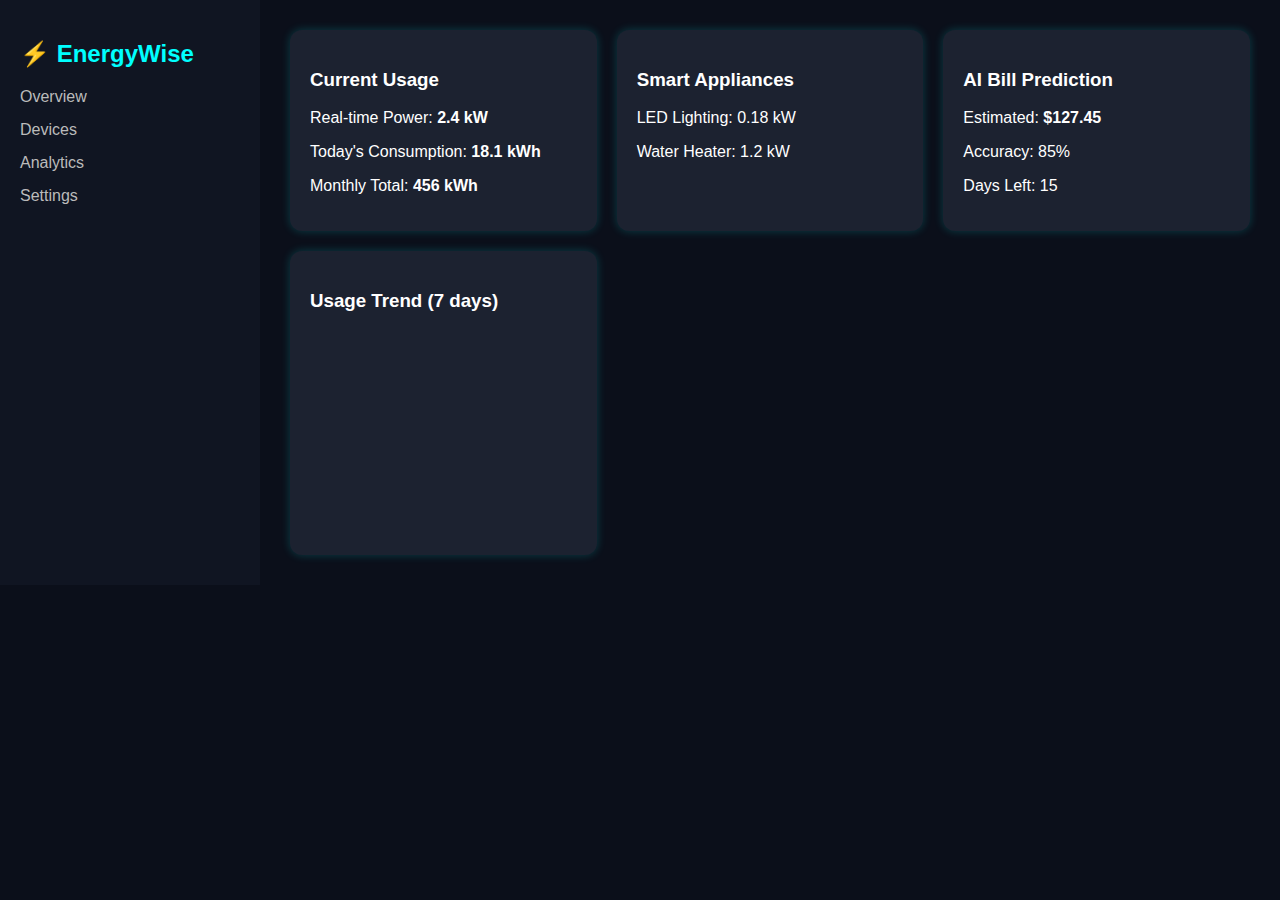
<file: 404 dashboard/index.html>
<!DOCTYPE html>
<html lang="en">
<head>
  <meta charset="UTF-8" />
  <meta name="viewport" content="width=device-width, initial-scale=1.0"/>
  <title>EnergyWise Dashboard</title>
  <link rel="stylesheet" href="style.css" />
</head>
<body>
  <div class="sidebar">
    <h2>⚡ EnergyWise</h2>
    <ul>
      <li>Overview</li>
      <li>Devices</li>
      <li>Analytics</li>
      <li>Settings</li>
    </ul>
  </div>

  <div class="main">
    <div class="card" id="current-usage">
      <h3>Current Usage</h3>
      <p>Real-time Power: <strong>2.4 kW</strong></p>
      <p>Today's Consumption: <strong>18.1 kWh</strong></p>
      <p>Monthly Total: <strong>456 kWh</strong></p>
    </div>

    <div class="card" id="smart-appliances">
      <h3>Smart Appliances</h3>
      <p>LED Lighting: 0.18 kW</p>
      <p>Water Heater: 1.2 kW</p>
    </div>

    <div class="card" id="bill-prediction">
      <h3>AI Bill Prediction</h3>
      <p>Estimated: <strong>$127.45</strong></p>
      <p>Accuracy: 85%</p>
      <p>Days Left: 15</p>
    </div>

    <div class="card" id="usage-trend">
      <h3>Usage Trend (7 days)</h3>
      <canvas id="usageChart" width="400" height="200"></canvas>
    </div>
  </div>

  <script src="script.js"></script>
</body>
</html>
</file>
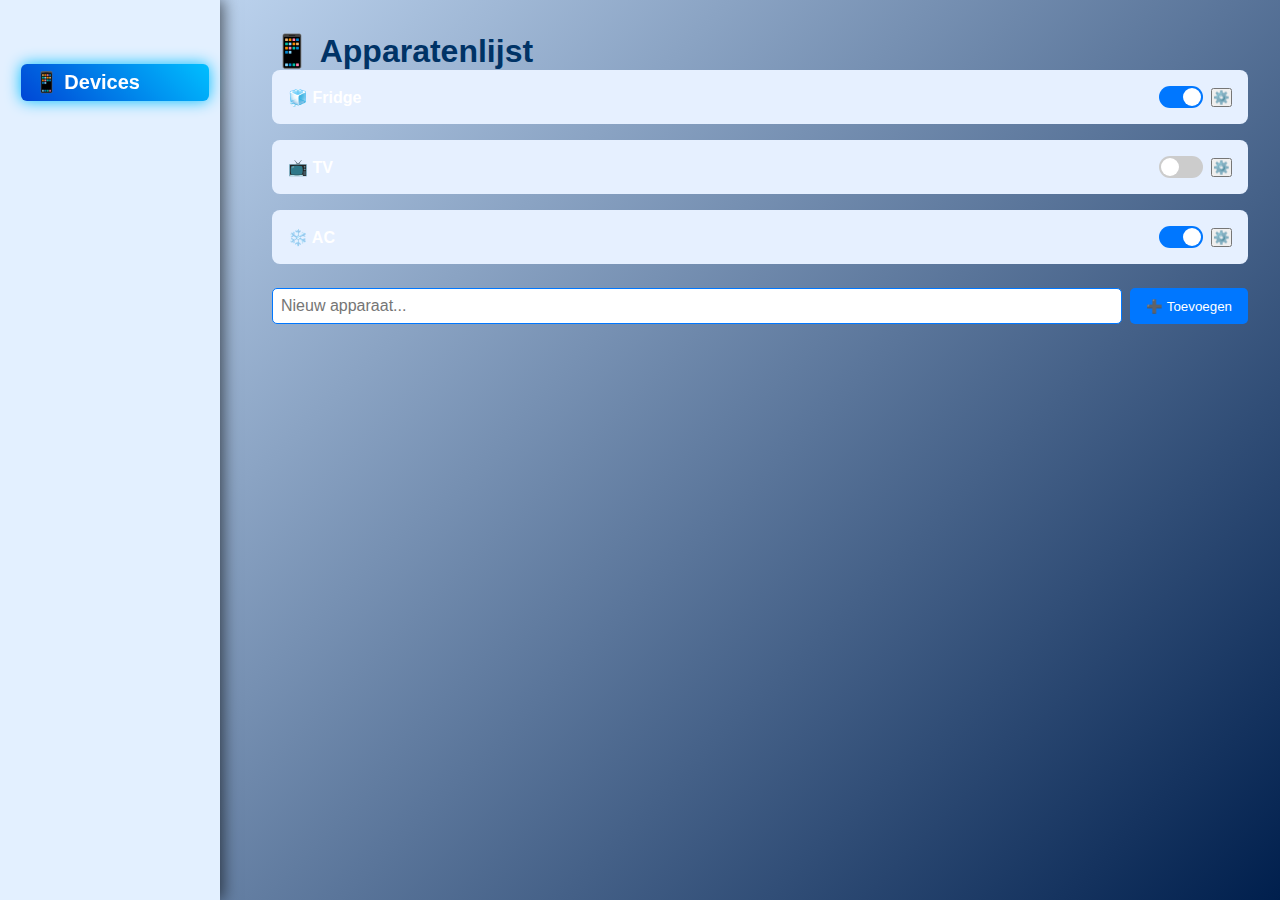
<file: devices.html>
<!DOCTYPE html>
<html lang="nl">
<head>
  <meta charset="UTF-8" />
  <meta name="viewport" content="width=device-width, initial-scale=1" />
  <title>📱 Devices - 404 Find Us</title>
  <link rel="stylesheet" href="style.css" />
  <style>
    body {
      margin: 0;
      font-family: sans-serif;
      background-color: #f8fbff;
    }

    aside.sidebar {
      width: 220px;
      position: fixed;
      height: 100vh;
      padding: 1rem;
      background: #e3f0ff;
    }

    .sidebar ul {
      list-style: none;
      padding-left: 0;
    }

    .sidebar ul li {
      margin-bottom: 0.7rem;
    }

    .sidebar ul li a {
      color: #0077cc;
      text-decoration: none;
      font-weight: bold;
      display: block;
      padding: 0.4rem 0.8rem;
      border-radius: 6px;
    }

    .sidebar ul li a.active {
      background-color: #0077cc;
      color: white;
    }

    main {
      margin-left: 240px;
      padding: 2rem;
    }

    h1 {
      color: #003366;
    }

    .device-card {
      background-color: #e6f0ff;
      border-radius: 8px;
      padding: 1rem;
      margin-bottom: 1rem;
      display: flex;
      justify-content: space-between;
      align-items: center;
      font-weight: bold;
    }

    .switch {
      position: relative;
      display: inline-block;
      width: 44px;
      height: 22px;
    }

    .switch input {
      opacity: 0;
      width: 0;
      height: 0;
    }

    .slider {
      position: absolute;
      cursor: pointer;
      top: 0;
      left: 0;
      right: 0;
      bottom: 0;
      background-color: #ccc;
      border-radius: 34px;
      transition: .4s;
    }

    .slider:before {
      position: absolute;
      content: "";
      height: 18px;
      width: 18px;
      left: 2px;
      bottom: 2px;
      background-color: white;
      border-radius: 50%;
      transition: .4s;
    }

    input:checked + .slider {
      background-color: #0077ff;
    }

    input:checked + .slider:before {
      transform: translateX(22px);
    }

    #addDeviceForm {
      display: flex;
      gap: 0.5rem;
      margin-top: 1.5rem;
    }

    #addDeviceForm input {
      flex: 1;
      padding: 0.5rem;
      border: 1px solid #0077ff;
      border-radius: 5px;
      font-size: 1rem;
    }

    #addDeviceForm button {
      padding: 0.5rem 1rem;
      background-color: #0077ff;
      color: white;
      border: none;
      border-radius: 5px;
      cursor: pointer;
    }

    #addDeviceForm button:hover {
      background-color: #005fcc;
    }

    /* Apparatenlijst item */
.device-item {
  background-color: #e6f2ff; /* Lichtblauw */
  padding: 12px 16px;
  margin-bottom: 10px;
  border-radius: 10px;
  display: flex;
  justify-content: space-between;
  align-items: center;
  color: #003366;
  box-shadow: 0 2px 6px rgba(0,0,0,0.05);
}

/* Tekstinvoer */
.device-item input[type="text"] {
  background-color: #f0f7ff;
  color: #003366;
  border: 1px solid #99c2ff;
  padding: 6px;
  border-radius: 6px;
  margin-right: 8px;
}

/* Knoppen */
.device-item button {
  background-color: #cce0ff;
  border: none;
  padding: 6px 10px;
  border-radius: 6px;
  cursor: pointer;
  color: #003366;
}

.device-item button:hover {
  background-color: #b3d1ff;
}

  </style>
</head>
<body>

  <aside class="sidebar">
    <ul>
      
      <li><a href="devices.html" class="active">📱 Devices</a></li>
      
    </ul>
  </aside>

  <main>
    <h1>📱 Apparatenlijst</h1>

    <div id="deviceList">
      <!-- Apparaten komen hier -->
    </div>

    <form id="addDeviceForm">
      <input type="text" id="newDeviceName" placeholder="Nieuw apparaat..." required />
      <button type="submit">➕ Toevoegen</button>
    </form>
  </main>

  <script>
    const devices = [
      { name: "🧊 Fridge", isOn: true },
      { name: "📺 TV", isOn: false },
      { name: "❄️ AC", isOn: true }
    ];

    const deviceList = document.getElementById("deviceList");
    const addDeviceForm = document.getElementById("addDeviceForm");
    const newDeviceName = document.getElementById("newDeviceName");

    function renderDevices() {
      deviceList.innerHTML = "";
      devices.forEach((device, index) => {
        const div = document.createElement("div");
        div.className = "device-card";
        div.innerHTML = `
          <span>${device.name}</span>
          <label class="switch">
            <input type="checkbox" data-index="${index}" ${device.isOn ? "checked" : ""}>
            <span class="slider"></span>
          </label>
        `;
        deviceList.appendChild(div);
      });

      // Zet events op nieuwe toggles
      document.querySelectorAll(".device-card input[type='checkbox']").forEach(input => {
        input.addEventListener("change", e => {
          const i = e.target.dataset.index;
          devices[i].isOn = e.target.checked;
        });
      });
    }

    addDeviceForm.addEventListener("submit", e => {
      e.preventDefault();
      const name = newDeviceName.value.trim();
      if (!name) return alert("Vul een naam in.");
      devices.unshift({ name, isOn: false }); // nieuw bovenaan
      newDeviceName.value = "";
      renderDevices();
    });

    // Eerste keer tonen
    renderDevices();

    function renderDevices() {
  deviceList.innerHTML = "";
  devices.forEach((device, index) => {
    const div = document.createElement("div");
    div.className = "device-card";
    div.innerHTML = `
      <span>${device.name}</span>
      <div style="display: flex; gap: 0.5rem; align-items: center;">
        <label class="switch">
          <input type="checkbox" data-index="${index}" ${device.isOn ? "checked" : ""}>
          <span class="slider"></span>
        </label>
        <button class="settings-btn" data-index="${index}">⚙️</button>
      </div>
      <div class="settings-panel" id="settings-${index}" style="display:none; margin-top: 0.5rem;">
        <input type="text" value="${device.name}" id="edit-${index}" style="padding:4px; border:1px solid #ccc; border-radius:4px;" />
        <button onclick="updateDevice(${index})">Opslaan</button>
        <button onclick="removeDevice(${index})" style="color:red;">Verwijderen</button>
      </div>
    `;
    deviceList.appendChild(div);
  });

  // Event listeners
  document.querySelectorAll(".device-card input[type='checkbox']").forEach(input => {
    input.addEventListener("change", e => {
      const i = e.target.dataset.index;
      devices[i].isOn = e.target.checked;
    });
  });

  document.querySelectorAll(".settings-btn").forEach(btn => {
    btn.addEventListener("click", e => {
      const i = e.target.dataset.index;
      const panel = document.getElementById(`settings-${i}`);
      panel.style.display = panel.style.display === "none" ? "block" : "none";
    });
  });
}


  

  </script>

</body>
</html>
</file>
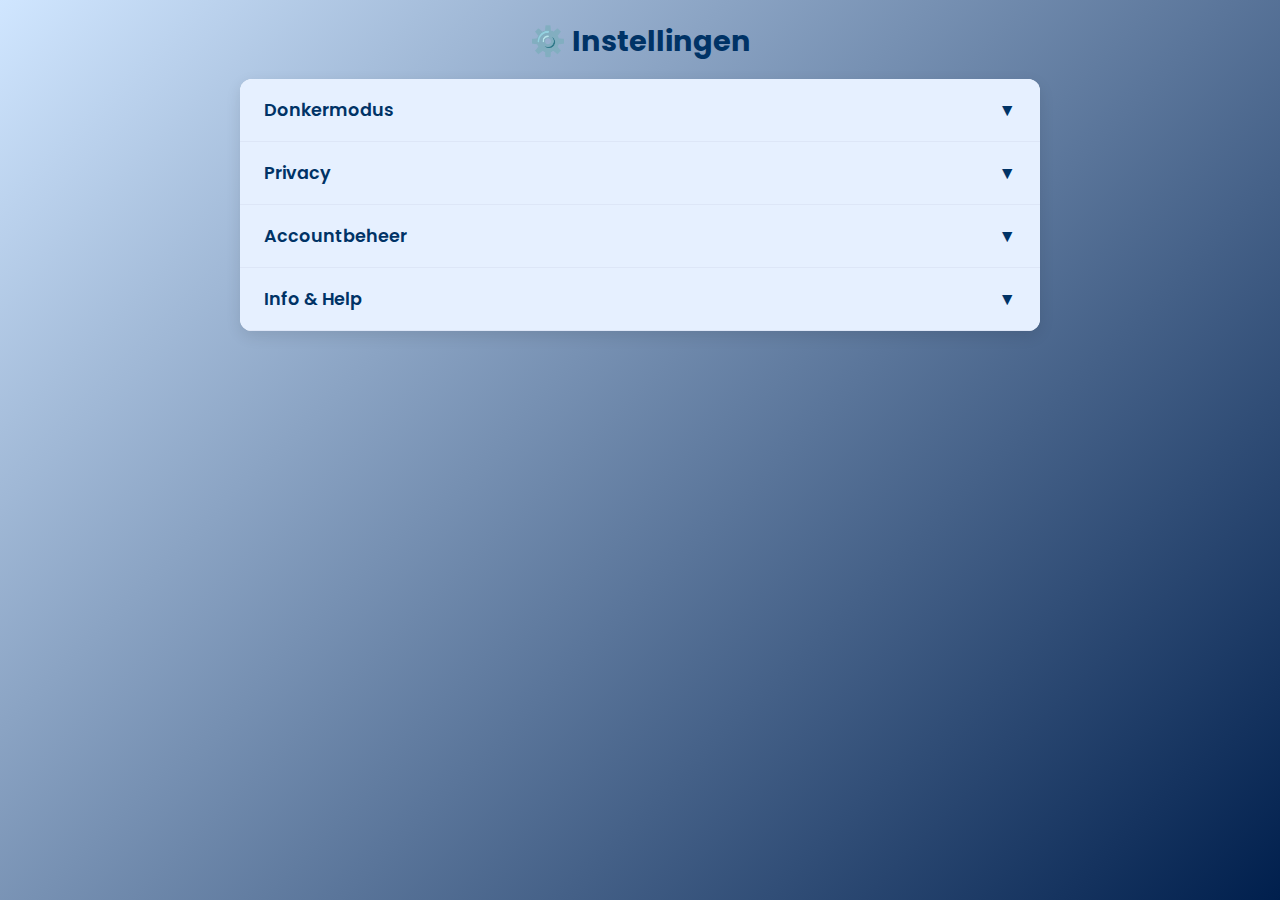
<file: settings.html>
<!DOCTYPE html>
<html lang="nl">
<head>
  <meta charset="UTF-8" />
  <meta name="viewport" content="width=device-width, initial-scale=1" />
  <title>⚙️ Settings - 404 Find Us</title>
  <link rel="stylesheet" href="style.css" />
  <style>
    body {
      font-family: 'Poppins', sans-serif;
      background-color: #f0f4ff;
      color: #003366;
      margin: 0; padding: 20px;
    }

    h1.section-title {
      font-weight: 700;
      font-size: 1.8rem;
      margin-bottom: 1rem;
      text-align: center;
    }

    .settings-section {
      max-width: 800px;
      margin: 0 auto;
      background: #fff;
      border-radius: 12px;
      box-shadow: 0 5px 15px rgba(0,0,0,0.1);
      overflow: hidden;
    }

    .setting-item {
      border-bottom: 1px solid #dde6f7;
    }

    .setting-header {
      cursor: pointer;
      padding: 18px 24px;
      background: #e6f0ff;
      display: flex;
      justify-content: space-between;
      align-items: center;
      font-weight: 600;
      font-size: 1.1rem;
      user-select: none;
    }

    .setting-header:hover {
      background: #cce0ff;
    }

    .arrow {
      transition: transform 0.3s ease;
      font-weight: 700;
    }

    .setting-content {
      max-height: 0;
      overflow: hidden;
      background: #f9fbff;
      padding: 0 24px;
      transition: max-height 0.4s ease, padding 0.4s ease;
      font-size: 0.95rem;
    }

    .setting-content.open {
      max-height: 500px; /* genoeg om te tonen */
      padding: 15px 24px 24px;
    }

    label {
      display: block;
      margin-top: 12px;
      font-weight: 500;
    }

    input[type="text"],
    input[type="password"],
    input[type="email"] {
      width: 100%;
      padding: 10px;
      margin-top: 6px;
      border: 1px solid #a9c0ff;
      border-radius: 6px;
      font-size: 1rem;
      font-family: inherit;
      box-sizing: border-box;
    }

    button {
      margin-top: 15px;
      background-color: #0051cc;
      color: white;
      border: none;
      padding: 10px 18px;
      font-weight: 600;
      border-radius: 6px;
      cursor: pointer;
      font-size: 1rem;
      transition: background-color 0.3s ease;
    }

    button:hover {
      background-color: #003d99;
    }

    /* Switch toggle */
    .switch {
      position: relative;
      display: inline-block;
      width: 48px;
      height: 26px;
      margin-top: 10px;
    }

    .switch input {
      opacity: 0;
      width: 0;
      height: 0;
    }

    .slider {
      position: absolute;
      cursor: pointer;
      top: 0; left: 0; right: 0; bottom: 0;
      background-color: #ccc;
      transition: 0.4s;
      border-radius: 26px;
    }

    .slider:before {
      position: absolute;
      content: "";
      height: 22px;
      width: 22px;
      left: 2px;
      bottom: 2px;
      background-color: white;
      transition: 0.4s;
      border-radius: 50%;
    }

    input:checked + .slider {
      background-color: #0051cc;
    }

    input:checked + .slider:before {
      transform: translateX(22px);
    }
  </style>
</head>
<body>

  <h1 class="section-title">⚙️ Instellingen</h1>

  <section class="settings-section">

    <!-- Donkermodus -->
    <div class="setting-item">
      <div class="setting-header" onclick="toggleSection(this)">
        Donkermodus
        <span class="arrow">▼</span>
      </div>
      <div class="setting-content">
        <label class="switch">
          <input type="checkbox" id="darkModeToggle">
          <span class="slider"></span>
        </label>
      </div>
    </div>

    <!-- Privacy -->
    <div class="setting-item">
      <div class="setting-header" onclick="toggleSection(this)">
        Privacy
        <span class="arrow">▼</span>
      </div>
      <div class="setting-content">
        <label>Nieuw wachtwoord</label>
        <input type="password" placeholder="Wachtwoord">

        <label>Nieuw e-mailadres</label>
        <input type="email" placeholder="E-mail">

        <button onclick="alert('Privacy-instellingen opgeslagen!')">Opslaan</button>
      </div>
    </div>

    <!-- Accountbeheer -->
    <div class="setting-item">
      <div class="setting-header" onclick="toggleSection(this)">
        Accountbeheer
        <span class="arrow">▼</span>
      </div>
      <div class="setting-content">
        <label>Nieuwe gebruikersnaam</label>
        <input type="text" placeholder="Gebruikersnaam">

        <label>Wachtwoord</label>
        <input type="password" placeholder="Wachtwoord">

        <button onclick="alert('Account toegevoegd!')">➕ Account toevoegen</button>
      </div>
    </div>

    <!-- Info & Help -->
    <div class="setting-item">
      <div class="setting-header" onclick="toggleSection(this)">
        Info & Help
        <span class="arrow">▼</span>
      </div>
      <div class="setting-content">
        <p>Welkom bij ons energiedashboard! Hier kun je je instellingen aanpassen, privacy beheren en accounts toevoegen.</p>
        <p>Hulp nodig? Mail ons via <strong>support@404findus.com</strong></p>
      </div>
    </div>

  </section>

  <script>
    function toggleSection(header) {
      const content = header.nextElementSibling;
      const arrow = header.querySelector('.arrow');
      const isOpen = content.classList.contains('open');

      if (isOpen) {
        content.classList.remove('open');
        arrow.style.transform = 'rotate(0deg)';
      } else {
        // Sluit alle open contenten
        document.querySelectorAll('.setting-content.open').forEach(el => {
          el.classList.remove('open');
          el.previousElementSibling.querySelector('.arrow').style.transform = 'rotate(0deg)';
        });
        // Open deze
        content.classList.add('open');
        arrow.style.transform = 'rotate(180deg)';
      }
    }

    // Donkermodus toggle voorbeeld - voeg jouw eigen code toe
    document.getElementById('darkModeToggle').addEventListener('change', function() {
      if(this.checked) {
        document.body.style.backgroundColor = '#121212';
        document.body.style.color = '#ddd';
      } else {
        document.body.style.backgroundColor = '#f0f4ff';
        document.body.style.color = '#003366';
      }
    });
  </script>

</body>
</html>
</file>
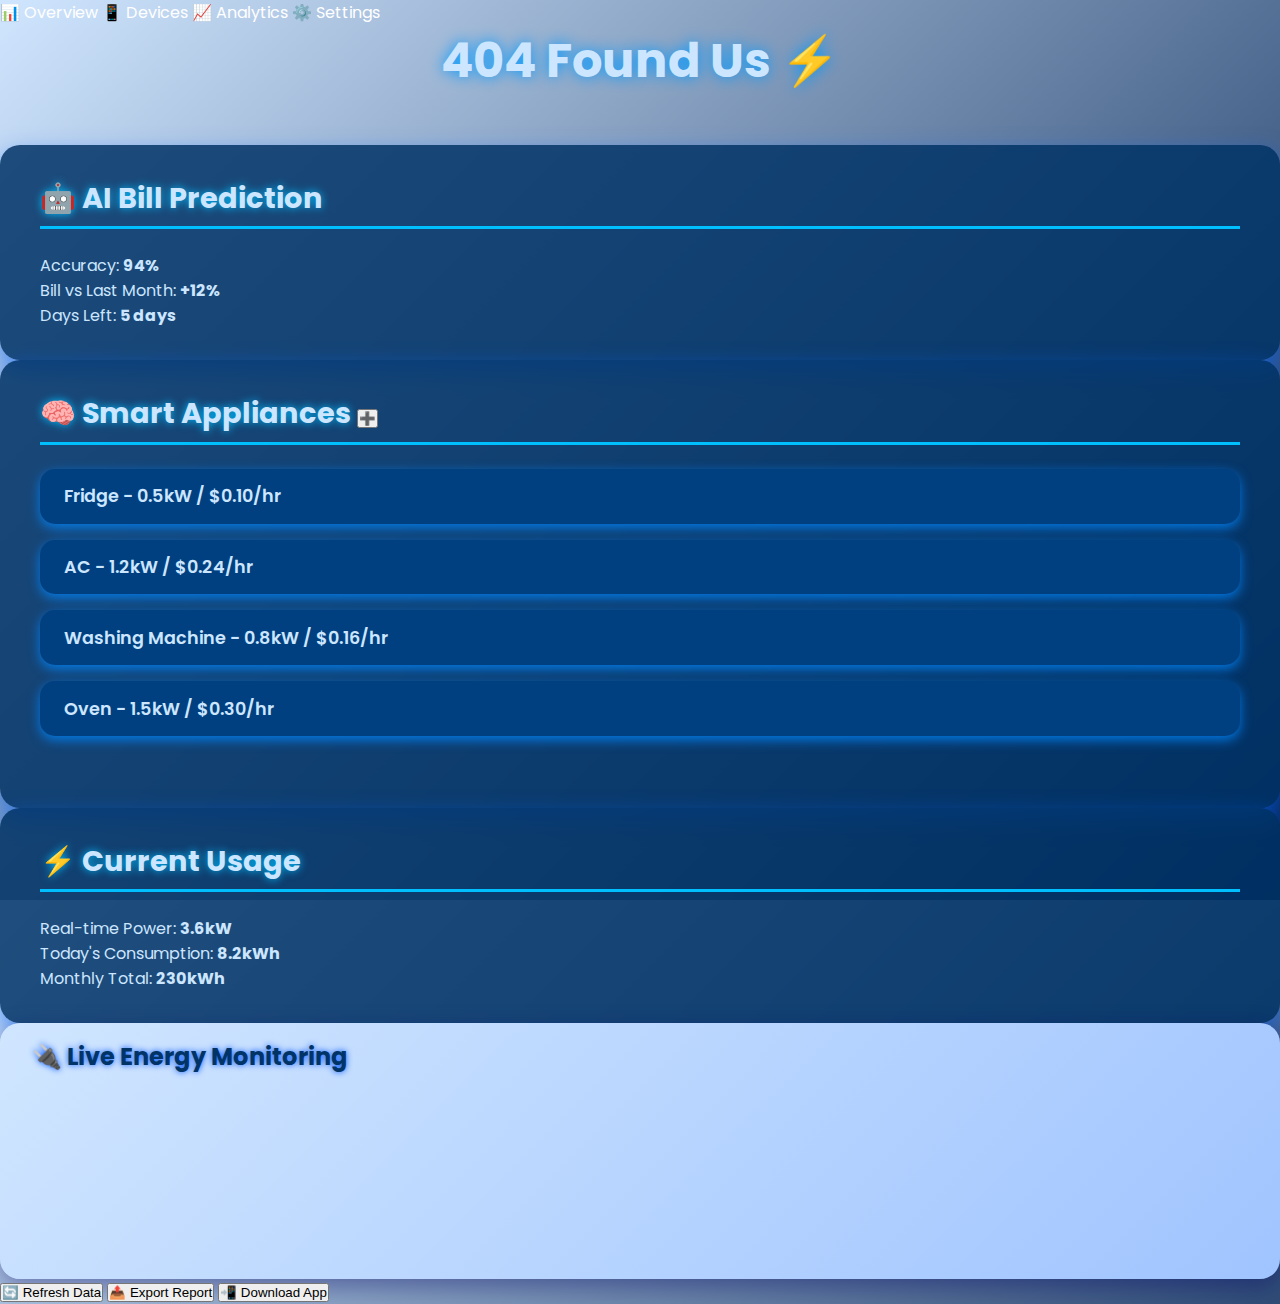
<file: test.html>
<!DOCTYPE html>
<html lang="en">
<head>
  <meta charset="UTF-8" />
  <meta name="viewport" content="width=device-width, initial-scale=1.0" />
  <title>404 Found Us Dashboard</title>
  <link rel="stylesheet" href="style.css" />
</head>
<body>
  <header>
    <div class="top-nav">
      <div class="nav-left">
        <span>📊 Overview</span>
        <span>📱 Devices</span>
        <span>📈 Analytics</span>
        <span>⚙️ Settings</span>
      </div>
      <div class="logo">404 Found Us ⚡</div>
    </div>
  </header>

  <main class="dashboard">
    <section class="main-cards">
      <div class="card ai-prediction">
        <h2>🤖 AI Bill Prediction</h2>
        <p>Accuracy: <strong>94%</strong></p>
        <p>Bill vs Last Month: <strong>+12%</strong></p>
        <p>Days Left: <strong>5 days</strong></p>
      </div>

      <div class="card smart-appliances">
        <h2>🧠 Smart Appliances <button class="add-btn">➕</button></h2>
        <ul>
          <li>Fridge - 0.5kW / $0.10/hr</li>
          <li>AC - 1.2kW / $0.24/hr</li>
          <li>Washing Machine - 0.8kW / $0.16/hr</li>
          <li>Oven - 1.5kW / $0.30/hr</li>
        </ul>
      </div>

      <div class="card current-usage">
        <h2>⚡ Current Usage</h2>
        <p>Real-time Power: <strong>3.6kW</strong></p>
        <p>Today's Consumption: <strong>8.2kWh</strong></p>
        <p>Monthly Total: <strong>230kWh</strong></p>
      </div>
    </section>

    <section class="live-energy">
      <h2>🔌 Live Energy Monitoring</h2>
      <div class="energy-graph">
        <!-- Chart.js or other graph placeholder -->
        <canvas id="liveEnergyChart"></canvas>
      </div>
    </section>

    <section class="actions">
      <button>🔄 Refresh Data</button>
      <button>📤 Export Report</button>
      <button>📲 Download App</button>
    </section>
  </main>

  <script src="script.js"></script>
</body>
</html>
</file>
<file: 404 dashboard/style.css>
body {
  margin: 0;
  font-family: 'Segoe UI', sans-serif;
  background-color: #0b0f1a;
  color: #ffffff;
  display: flex;
}

.sidebar {
  width: 220px;
  background: #101522;
  padding: 20px;
}

.sidebar h2 {
  color: #0ff;
}

.sidebar ul {
  list-style: none;
  padding: 0;
}

.sidebar li {
  margin: 15px 0;
  color: #bbb;
  cursor: pointer;
}

.main {
  flex: 1;
  padding: 30px;
  display: grid;
  grid-template-columns: repeat(auto-fit, minmax(280px, 1fr));
  gap: 20px;
}

.card {
  background-color: #1c2230;
  border-radius: 12px;
  padding: 20px;
  box-shadow: 0 0 10px rgba(0, 255, 255, 0.2);
}
</file>
<file: style.css>
@import url('https://fonts.googleapis.com/css2?family=Poppins:wght@400;600&display=swap');

* {
  margin: 0;
  padding: 0;
  box-sizing: border-box;
}

body {
  font-family: 'Poppins', sans-serif;
  background: linear-gradient(135deg, #d0e6ff, #001f4d);
  color: #fff;
  height: 100vh;
  overflow: hidden;
}

.container {
  display: flex;
  height: 100vh;
  overflow: hidden;
}

/* Sidebar */
.sidebar {
  width: 220px;
  background: #002244;
  padding: 2.5rem 1.5rem;
  box-shadow: 3px 0 15px rgba(0, 0, 0, 0.6);
  display: flex;
  flex-direction: column;
  animation: glowSidebar 3s ease-in-out infinite alternate;
}

@keyframes glowSidebar {
  0% { box-shadow: 0 0 15px #0044cc; }
  100% { box-shadow: 0 0 35px #0066ff; }
}

.sidebar ul {
  list-style: none;
  margin-top: 3rem;
  display: flex;
  flex-direction: column;
  gap: 2rem;
}

.sidebar ul li a {
  color: #a3c4ff;
  font-weight: 600;
  font-size: 1.25rem;
  text-decoration: none;
  padding: 0.7rem 1.2rem;
  border-radius: 12px;
  transition: all 0.3s ease;
  display: block;
  box-shadow: 0 0 0 rgba(0,0,0,0);
}

.sidebar ul li a.active,
.sidebar ul li a:hover {
  color: #fff;
  box-shadow: 0 0 15px #00bfff;
  background: linear-gradient(45deg, #0046d5, #00bfff);
  transform: translateX(5px);
}

/* Main content */
.main-content {
  flex-grow: 1;
  padding: 3rem 3.5rem;
  overflow-y: auto;
  display: flex;
  flex-direction: column;
}

/* Logo */
.logo {
  font-size: 3rem;
  font-weight: 700;
  color: #cce6ff;
  text-align: center;
  margin-bottom: 3rem;
  text-shadow: 0 0 15px #0099ff;
  user-select: none;
}

/* Dashboard Cards Container */
.dashboard-cards {
  display: flex;
  gap: 2rem;
  margin-bottom: 3rem;
  justify-content: center;
}

/* Cards general style */
.card {
  background: rgba(0, 51, 102, 0.85);
  border-radius: 20px;
  box-shadow: 0 10px 25px rgba(0, 102, 255, 0.6);
  padding: 2rem 2.5rem;
  flex: 1;
  min-width: 300px;
  color: #cce6ff;
  display: flex;
  flex-direction: column;
  transition: transform 0.3s ease, box-shadow 0.3s ease;
}

.card:hover {
  transform: translateY(-8px);
  box-shadow: 0 15px 35px rgba(0, 153, 255, 0.9);
}

/* Card headers */
.card h2 {
  font-weight: 700;
  font-size: 1.8rem;
  margin-bottom: 1.5rem;
  border-bottom: 3px solid #00bfff;
  padding-bottom: 0.4rem;
  text-shadow: 0 0 8px #00bfff;
}

/* Current Usage & AI Bill text */
.current-details p,
.ai-bill p {
  font-size: 1.2rem;
  margin-bottom: 0.8rem;
  user-select: none;
}

/* Middle Section */
.middle-section {
  display: flex;
  gap: 2rem;
  margin-bottom: 3rem;
  justify-content: center;
}

/* Smart Appliances */
.smart-appliances {
  flex: 1;
}

.smart-appliances ul {
  list-style: none;
  padding-left: 0;
  margin-bottom: 1.5rem;
}

.smart-appliances ul li {
  background: #004080;
  border-radius: 15px;
  padding: 0.9rem 1.5rem;
  margin-bottom: 1rem;
  font-weight: 600;
  font-size: 1.1rem;
  cursor: default;
  box-shadow: 0 4px 12px rgba(0, 136, 255, 0.8);
  transition: background-color 0.3s ease;
  user-select: none;
}

.smart-appliances ul li:hover {
  background: #0070ff;
  box-shadow: 0 8px 25px rgba(0, 191, 255, 0.9);
}

#addDeviceBtn {
  background: linear-gradient(45deg, #0066ff, #00bfff);
  border: none;
  padding: 0.8rem 1.8rem;
  border-radius: 18px;
  font-weight: 700;
  color: white;
  cursor: pointer;
  box-shadow: 0 6px 20px rgba(0, 179, 255, 0.7);
  transition: all 0.3s ease;
  user-select: none;
}

#addDeviceBtn:hover {
  background: linear-gradient(45deg, #00bfff, #0066ff);
  box-shadow: 0 10px 35px rgba(0, 223, 255, 0.9);
}

/* Live Energy Monitoring */
.live-energy {
  flex: 2;
  background: linear-gradient(135deg, #d0e6ff, #a0c4ff);
  color: #003366;
  padding: 1rem 2rem 2rem 2rem;
  border-radius: 20px;
  box-shadow: 0 8px 25px rgba(0, 0, 102, 0.4);
  display: flex;
  flex-direction: column;
}

.live-energy h2 {
  color: #003366;
  margin-bottom: 1rem;
  font-weight: 700;
  text-shadow: 0 0 6px #0055ff;
  user-select: none;
}

.live-controls {
  margin-top: auto;
  display: flex;
  justify-content: flex-end;
  gap: 1.2rem;
}

.live-controls button {
  background: #004080;
  border: none;
  padding: 0.7rem 1.5rem;
  border-radius: 15px;
  color: white;
  font-weight: 700;
  cursor: pointer;
  box-shadow: 0 4px 12px rgba(0, 128, 255, 0.7);
  transition: background 0.3s ease, box-shadow 0.3s ease;
  user-select: none;
}

.live-controls button:hover {
  background: #0066ff;
  box-shadow: 0 7px 25px rgba(0, 191, 255, 1);
}

/* Filters & Search */
.filters-search {
  position: fixed;
  bottom: 20px;
  left: 20px;
  background: #003366;
  padding: 1rem 1.5rem;
  border-radius: 20px;
  box-shadow: 0 0 20px #0077ffaa;
  display: flex;
  flex-direction: column;
  gap: 0.8rem;
  width: 260px;
  user-select: none;
}

.filters-search input {
  border-radius: 14px;
  padding: 0.6rem 1rem;
  border: none;
  font-size: 1rem;
  outline: none;
  transition: box-shadow 0.3s ease;
}

.filters-search input:focus {
  box-shadow: 0 0 12px #00bfff;
}

.filter-buttons {
  display: flex;
  gap: 0.8rem;
  justify-content: center;
}

.filter-buttons button {
  background: #0055cc;
  border: none;
  padding: 0.6rem 1.3rem;
  border-radius: 14px;
  font-weight: 700;
  color: white;
  cursor: pointer;
  box-shadow: 0 4px 15px #007fffaa;
  transition: background 0.3s ease, box-shadow 0.3s ease;
  user-select: none;
}

.filter-buttons button:hover {
  background: #0080ff;
  box-shadow: 0 6px 22px #00a0ffcc;
}

/* Scrollbar styling */
.main-content::-webkit-scrollbar {
  width: 8px;
}

.main-content::-webkit-scrollbar-thumb {
  background: #0055cc;
  border-radius: 10px;
}

.main-content::-webkit-scrollbar-track {
  background: #cce6ff33;
}

/* Responsive */
@media (max-width: 900px) {
  .container {
    flex-direction: column;
  }

  .sidebar {
    width: 100%;
    flex-direction: row;
    padding: 1rem;
    box-shadow: none;
    animation: none;
  }

  .sidebar ul {
    flex-direction: row;
    gap: 1rem;
    margin-top: 0;
    justify-content: center;
  }

  .sidebar ul li a {
    font-size: 1rem;
    padding: 0.5rem 0.8rem;
  }

  .main-content {
    padding: 1rem 1.5rem;
  }

  .dashboard-cards,
  .middle-section {
    flex-direction: column;
    gap: 1.5rem;
  }

  .filters-search {
    position: static;
    width: 100%;
    flex-direction: row;
    padding: 0.7rem 1rem;
    box-shadow: none;
    margin-top: 1rem;
  }
 
  .sidebar nav a {
  color: white;
  display: block;
  margin: 10px 0;
  cursor: pointer;
  text-decoration: none;
  font-weight: bold;
}

.sidebar nav a.active {
  background-color: #1e2b45;
  padding: 8px;
  border-radius: 8px;
}

.page {
  display: none;
  padding: 20px;
}

.page.active {
  display: block;
}

body.dark {
  background-color: #111;
  color: #eee;
}

/* Basis styling voor settings items */
.setting-item {
  margin: 1rem 0;
}

/* Donkere modus styling */
body.dark-mode {
  background-color: #121212;
  color: #e0e0e0;
}

body.dark-mode nav {
  background-color: #222;
}

body.dark-mode .dashboard-section {
  background-color: #1e1e1e;
  border-radius: 8px;
  padding: 1rem;
}

.dark-mode {
  background-color: #111;
  color: #fff;
}

.setting-item {
  margin-bottom: 1rem;
}

.setting-item h3 {
  margin-top: 0.5rem;
  margin-bottom: 0.25rem;
}

.settings-page {
  max-width: 600px;
  margin: 2rem auto;
  padding: 1rem;
  background-color: #fff;
  border-radius: 12px;
  box-shadow: 0 0 10px rgba(0,0,0,0.1);
}

.setting-item {
  margin-bottom: 1.5rem;
  padding: 1rem;
  background: #f5f5f5;
  border-radius: 8px;
}

.setting-item h3 {
  margin: 0.5rem 0;
}

body.dark {
  background-color: #121212;
  color: #f1f1f1;
}

body.dark .settings-page {
  background-color: #1e1e1e;
}

body.dark .setting-item {
  background: #2c2c2c;
}

.analytics-section {
  max-width: 800px;
  margin: 2rem auto;
  padding: 1rem;
}

.section-title {
  font-size: 2rem;
  margin-bottom: 1rem;
  color: #0b3d91;
}

.analytics-item {
  background-color: #f0f8ff;
  border: 1px solid #ccc;
  border-radius: 12px;
  margin-bottom: 1rem;
  padding: 1rem;
  cursor: pointer;
  transition: background-color 0.3s;
}

.analytics-item:hover {
  background-color: #e6f0ff;
}

.analytics-item h2 {
  margin: 0;
  font-size: 1.2rem;
  color: #004080;
}

.analytics-content {
  max-height: 0;
  overflow: hidden;
  transition: max-height 0.4s ease, padding 0.3s;
  padding-top: 0;
}

.analytics-item.active .analytics-content {
  max-height: 400px;
  padding-top: 0.8rem;
}

input[type="text"] {
  padding: 0.5rem;
  width: 100%;
  max-width: 300px;
  margin-top: 0.5rem;
  border-radius: 6px;
  border: 1px solid #ccc;
}

button {
  margin-top: 0.5rem;
  padding: 0.5rem 1rem;
  background-color: #0b3d91;
  color: white;
  border: none;
  border-radius: 6px;
  cursor: pointer;
}

button:hover {
  background-color: #0050c0;
}

/* Donkermodus switch */
.switch {
  position: relative;
  display: inline-block;
  width: 50px;
  height: 24px;
}

.switch input {
  opacity: 0;
  width: 0;
  height: 0;
}

.slider.round {
  position: absolute;
  cursor: pointer;
  background-color: #999;
  border-radius: 24px;
  top: 0; left: 0;
  right: 0; bottom: 0;
  transition: 0.4s;
}

.slider.round:before {
  position: absolute;
  content: "";
  height: 18px;
  width: 18px;
  left: 3px;
  bottom: 3px;
  background-color: white;
  transition: 0.4s;
  border-radius: 50%;
}

input:checked + .slider.round {
  background-color: #2196f3;
}

input:checked + .slider.round:before {
  transform: translateX(26px);
}




/* Donkere modus */
.dark-mode {
  background-color: #111;
  color: #eee;
}

.dark-mode .setting-item {
  background-color: #1d1d1d;
  color: #eee;
}

.dark-mode .add-btn {
  background-color: #0055cc;
}

.devices-subnav ul {
  list-style: none;
  padding: 0;
  display: flex;
  gap: 1.5rem;
  margin-bottom: 1rem;
  border-bottom: 2px solid #0077ff;
}

.add-device-form {
  display: flex;
  gap: 10px;
  margin-bottom: 1rem;
}

#device-name {
  flex: 1;
  padding: 8px;
  border: 1px solid #ccc;
  border-radius: 8px;
  background-color: #e5f0ff; /* lichtblauw */
}

#add-device-btn {
  padding: 8px 12px;
  background-color: #2563eb;
  color: white;
  border: none;
  border-radius: 8px;
  cursor: pointer;
}

.device-list .device-item {
  display: flex;
  justify-content: space-between;
  align-items: center;
  background-color: #e0edff;
  padding: 10px;
  margin-bottom: 10px;
  border-radius: 8px;
}

.switch {
  position: relative;
  display: inline-block;
  width: 46px;
  height: 24px;
}
.switch input {
  opacity: 0;
  width: 0;
  height: 0;
}
.slider {
  position: absolute;
  cursor: pointer;
  top: 0;
  left: 0;
  right: 0;
  bottom: 0;
  background-color: #ccc;
  border-radius: 24px;
  transition: .4s;
}
.slider:before {
  position: absolute;
  content: "";
  height: 18px;
  width: 18px;
  left: 3px;
  bottom: 3px;
  background-color: white;
  border-radius: 50%;
  transition: .4s;
}
input:checked + .slider {
  background-color: #2563eb;
}
input:checked + .slider:before {
  transform: translateX(22px);
}


.settings-section {
  max-width: 960px;
  margin: 0 auto;
  padding: 2rem;
  background-color: #fff;
}

.settings-item {
  border: 1px solid #d1d5db;
  border-radius: 10px;
  margin-bottom: 1.5rem;
  overflow: hidden;
  box-shadow: 0 2px 8px rgba(0, 0, 0, 0.05);
}

.settings-header {
  background-color: #e0f2fe;
  color: #1e3a8a;
  padding: 1rem;
  cursor: pointer;
  display: flex;
  justify-content: space-between;
  font-weight: 600;
  font-size: 1.1rem;
}

.settings-content {
  background-color: #f9fafb;
  padding: 1.25rem;
  display: none;
}

.settings-content label {
  display: block;
  margin-top: 1rem;
  font-weight: 500;
}

.settings-content input {
  width: 100%;
  max-width: 500px;
  padding: 0.5rem;
  margin-top: 0.3rem;
  border-radius: 6px;
  border: 1px solid #ccc;
}

.settings-content button {
  margin-top: 1rem;
  padding: 0.6rem 1rem;
  background-color: #2563eb;
  color: white;
  border: none;
  border-radius: 6px;
  cursor: pointer;
}

.settings-content button:hover {
  background-color: #1d4ed8;
}

.device-list li {
  margin: 5px 0;
  padding: 5px;
  background: #f0f8ff;
  border-radius: 6px;
}

.device-list button {
  margin: 5px 5px 0 0;
  padding: 4px 8px;
  border: none;
  background-color: #007bff;
  color: white;
  border-radius: 4px;
  cursor: pointer;
}

.device-list button:hover {
  background-color: #0056b3;
}

.add-device-form {
  margin-top: 10px;
}

.add-device-form input {
  padding: 5px;
  width: 60%;
}

.add-device-form button {
  padding: 5px 10px;
  margin-left: 5px;
}



  .filters-search input {
    flex-grow: 1;
  }
}
</file>
